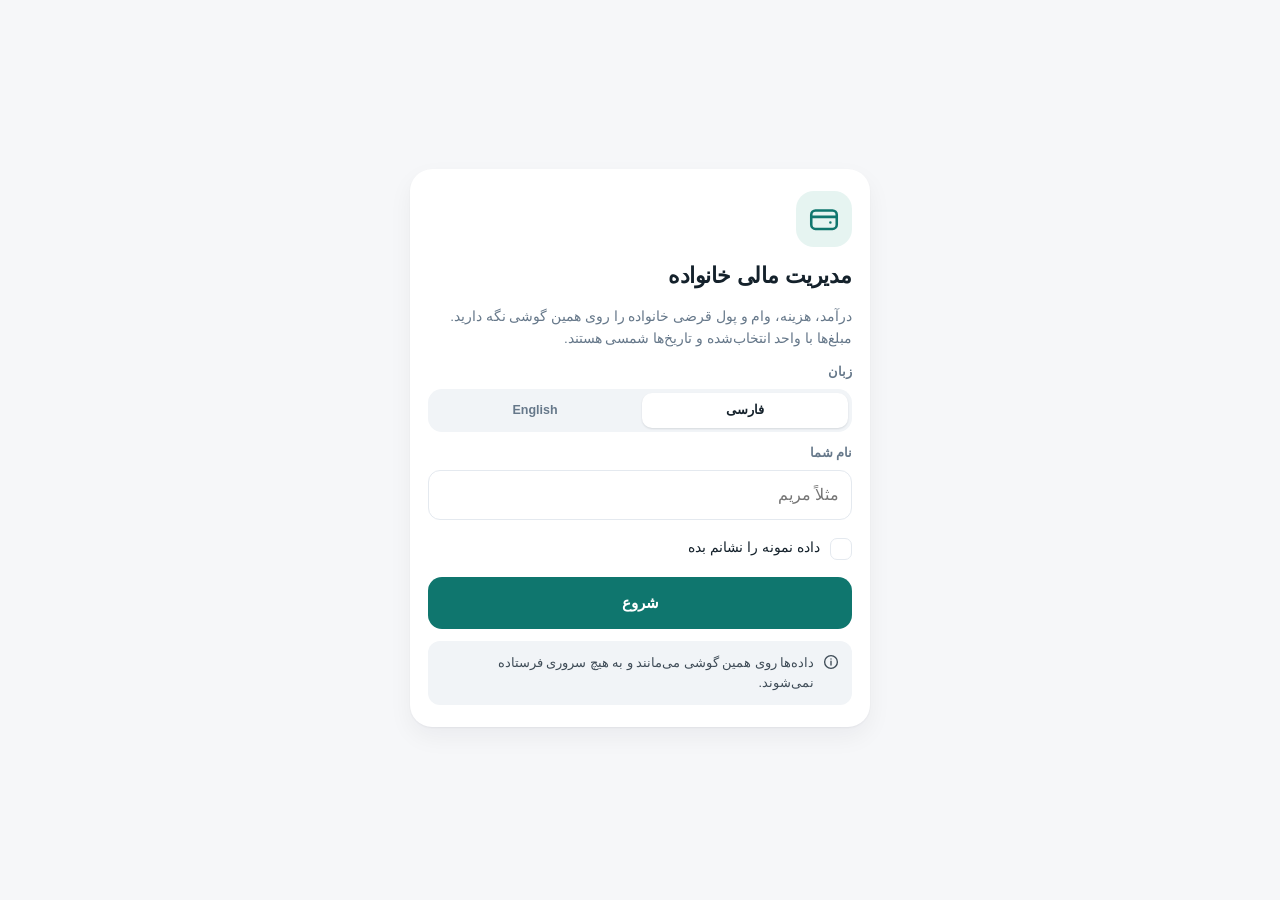
<file: index.html>
<!doctype html>
<html lang="fa" dir="rtl">
  <head>
    <meta charset="utf-8" />
    <meta name="viewport" content="width=device-width, initial-scale=1, viewport-fit=cover" />
    <title>مدیریت مالی خانواده</title>
    <meta name="description" content="ثبت درآمد، هزینه، دارایی و وام خانواده با واحد پول انتخابی، تقویم شمسی و ذخیره آفلاین روی همین گوشی." />
    <meta name="color-scheme" content="light" />
    <meta name="theme-color" content="#0f766e" />
    <meta name="format-detection" content="telephone=no" />

    <link rel="manifest" href="manifest.webmanifest" />

    <meta name="apple-mobile-web-app-capable" content="yes" />
    <meta name="mobile-web-app-capable" content="yes" />
    <meta name="apple-mobile-web-app-status-bar-style" content="default" />
    <meta name="apple-mobile-web-app-title" content="مالی خانواده" />
    <link rel="apple-touch-icon" href="icons/icon.svg" />
    <link rel="icon" href="icons/icon.svg" type="image/svg+xml" />
    <link rel="stylesheet" href="styles.css" />
  </head>
  <body>
    <header class="topbar">
      <span class="topbar__brand" id="brand">مدیریت مالی خانواده</span>
      <span class="topbar__today" id="today-chip"></span>
      <span class="topbar__pill" id="net-pill" hidden>آفلاین</span>
    </header>

    <main id="view" class="app-main" role="main"></main>

    <nav class="tabbar" id="tabbar" aria-label="بخش‌ها"></nav>

    <div id="sheet-root"></div>
    <div id="toast-root" aria-live="polite" aria-atomic="true"></div>
    <div id="onboarding-root" hidden></div>

    <noscript>
      <div class="card" style="margin:16px">
        برای استفاده از این برنامه باید جاوااسکریپت در Safari روشن باشد.
      </div>
    </noscript>

    <div
      id="boot-error"
      hidden
      style="position:fixed;inset:0;z-index:90;overflow:auto;background:#f6f7f9;padding:18px;font-family:-apple-system,'SF Pro Text',Tahoma,sans-serif;color:#14212b;line-height:1.7"
    >
      <div style="max-width:520px;margin:0 auto;background:#fff;border-radius:16px;padding:18px">
        <h2 style="font-size:18px;margin:0 0 8px">برنامه بارگذاری نشد</h2>
        <p style="font-size:14px;color:#475569;margin:0 0 14px">
          فایل‌های برنامه به گوشی نرسیده‌اند یا نسخه‌ای نیمه‌کاره در حافظه مانده است.
          اتصال اینترنت را بررسی کنید و دوباره تلاش کنید.
        </p>
        <button
          type="button"
          onclick="location.reload()"
          style="width:100%;padding:14px;font-size:16px;font-weight:600;color:#fff;background:#0f766e;border:0;border-radius:14px"
        >
          تلاش دوباره
        </button>
        <a
          href="./reset.html"
          style="display:block;margin-top:12px;font-size:14px;color:#0f766e;text-align:center"
        >
          پاک کردن فایل‌های ذخیره‌شده برنامه
        </a>
        <p style="font-size:12px;color:#64748b;margin:14px 0 0">
          رکوردهای شما با این کار پاک نمی‌شوند.
        </p>
      </div>
    </div>

    <script>
      /* Runs on its own, without the app's modules: if they fail to load or
       * throw while starting, show a way out instead of a blank screen. */
      window.setTimeout(function () {
        if (window.__appBooted) return;
        var box = document.getElementById('boot-error');
        if (box) box.hidden = false;
      }, 8000);
    </script>

    <script type="module" src="js/app.js"></script>
  </body>
</html>
</file>
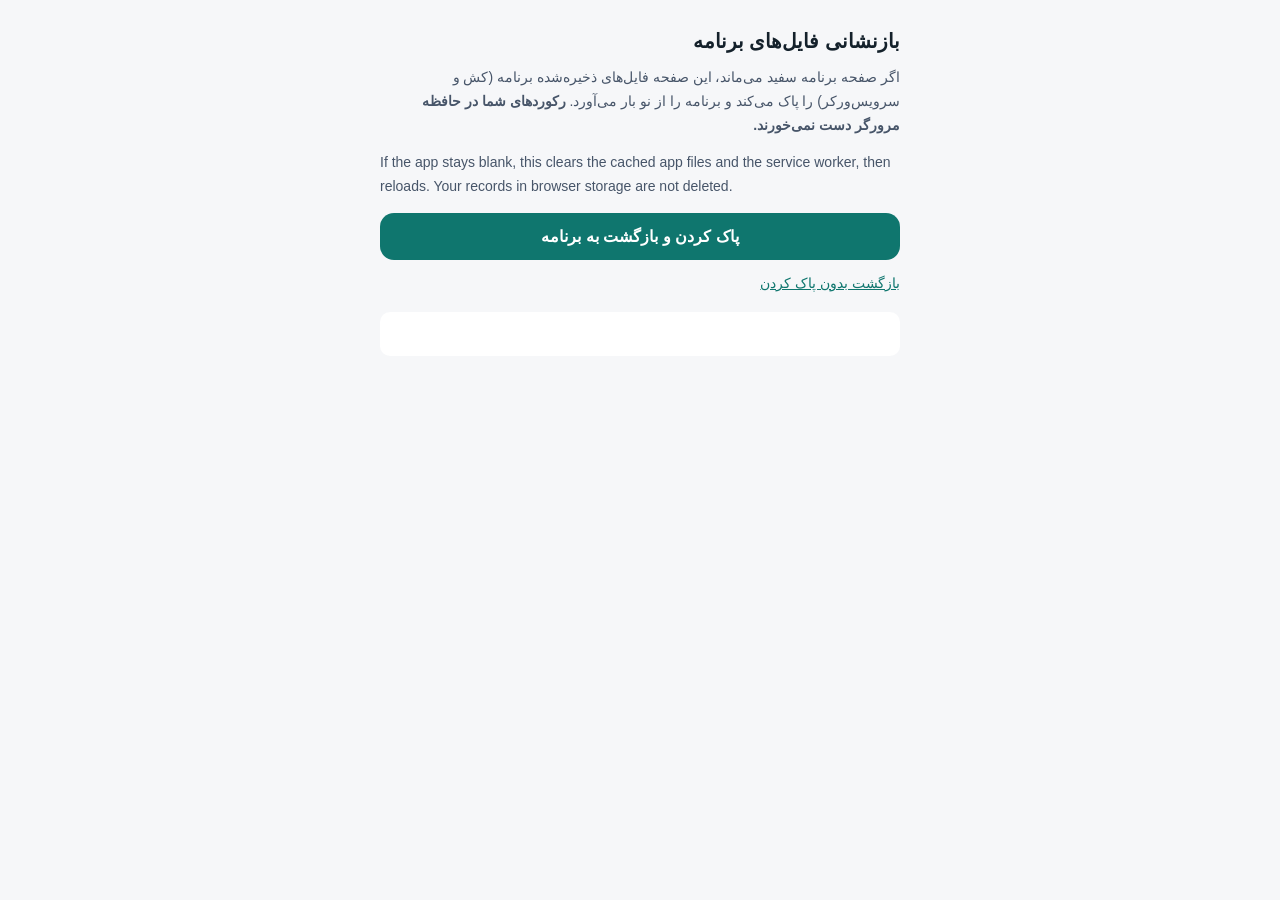
<file: reset.html>
<!doctype html>
<html lang="fa" dir="rtl">
  <head>
    <meta charset="utf-8" />
    <meta name="viewport" content="width=device-width, initial-scale=1, viewport-fit=cover" />
    <title>بازنشانی فایل‌های برنامه — Family Finance</title>
    <style>
      body {
        margin: 0;
        padding: 24px 18px;
        font-family: -apple-system, "SF Pro Text", Tahoma, sans-serif;
        background: #f6f7f9;
        color: #14212b;
        line-height: 1.7;
      }
      main { max-width: 520px; margin: 0 auto; }
      h1 { font-size: 20px; margin: 0 0 8px; }
      p { font-size: 14px; color: #475569; margin: 0 0 14px; }
      button {
        width: 100%;
        padding: 14px;
        font-size: 16px;
        font-weight: 600;
        color: #fff;
        background: #0f766e;
        border: 0;
        border-radius: 14px;
      }
      a { display: block; margin-top: 12px; font-size: 14px; color: #0f766e; }
      pre {
        margin-top: 16px;
        padding: 12px;
        background: #fff;
        border-radius: 10px;
        font-size: 12px;
        white-space: pre-wrap;
        direction: ltr;
        text-align: left;
        color: #475569;
        min-height: 20px;
      }
    </style>
  </head>
  <body>
    <main>
      <h1>بازنشانی فایل‌های برنامه</h1>
      <p>
        اگر صفحه برنامه سفید می‌ماند، این صفحه فایل‌های ذخیره‌شده برنامه (کش و سرویس‌ورکر) را پاک می‌کند
        و برنامه را از نو بار می‌آورد. <strong>رکوردهای شما در حافظه مرورگر دست نمی‌خورند.</strong>
      </p>
      <p dir="ltr" style="text-align: left">
        If the app stays blank, this clears the cached app files and the service worker, then reloads.
        Your records in browser storage are not deleted.
      </p>
      <button id="go" type="button">پاک کردن و بازگشت به برنامه</button>
      <a href="./">بازگشت بدون پاک کردن</a>
      <pre id="log"></pre>
    </main>
    <script>
      document.getElementById('go').addEventListener('click', async function () {
        var log = document.getElementById('log');
        try {
          var names = await caches.keys();
          await Promise.all(names.map(function (name) { return caches.delete(name); }));
          log.textContent += 'caches cleared: ' + names.length + '\n';
        } catch (err) {
          log.textContent += 'cache error: ' + err.message + '\n';
        }
        try {
          if ('serviceWorker' in navigator) {
            var regs = await navigator.serviceWorker.getRegistrations();
            await Promise.all(regs.map(function (reg) { return reg.unregister(); }));
            log.textContent += 'service workers removed: ' + regs.length + '\n';
          }
        } catch (err) {
          log.textContent += 'service worker error: ' + err.message + '\n';
        }
        log.textContent += 'reloading…';
        setTimeout(function () { window.location.href = './'; }, 900);
      });
    </script>
  </body>
</html>
</file>
<file: styles.css>
/* ============================================================
   Family Finance — calm, phone-first styling for iPhone Safari.
   Logical properties keep right-to-left (Persian) and left-to-right
   (English) layouts correct from one stylesheet.
   ============================================================ */

:root {
  --bg: #f6f7f9;
  --surface: #ffffff;
  --surface-2: #f1f4f7;
  --line: #e4e9ef;
  --text: #14212b;
  --text-soft: #3f4c57;
  --muted: #66788a;
  --brand: #0f766e;
  --brand-dark: #0b534e;
  --brand-soft: #e6f4f1;
  --income: #0f766e;
  --expense: #b42318;
  --loan: #4338ca;
  --expected: #b45309;
  --danger: #b42318;
  --radius: 16px;
  --radius-sm: 12px;
  --shadow: 0 1px 2px rgba(15, 23, 42, 0.05), 0 10px 24px rgba(15, 23, 42, 0.05);
  --tabbar-h: 56px;
  color-scheme: light;
}

* {
  box-sizing: border-box;
  -webkit-tap-highlight-color: transparent;
}

html {
  -webkit-text-size-adjust: 100%;
}

body {
  margin: 0;
  background: var(--bg);
  color: var(--text);
  font-family: -apple-system, BlinkMacSystemFont, "SF Pro Text", "Segoe UI", Tahoma, "Iranian Sans", sans-serif;
  font-size: 16px;
  line-height: 1.55;
  padding-bottom: calc(var(--tabbar-h) + env(safe-area-inset-bottom, 0px));
  overscroll-behavior-y: contain;
}

body.sheet-open {
  overflow: hidden;
}

h1, h2, h3, h4, p, ul, ol {
  margin: 0;
}

ul, ol {
  list-style: none;
  padding: 0;
}

button,
input,
select,
textarea {
  font: inherit;
  color: inherit;
}

button {
  cursor: pointer;
  touch-action: manipulation;
}

a {
  color: var(--brand);
  text-decoration: none;
}

.icon {
  flex: none;
  display: block;
}

/* ---------------- top bar ---------------- */

.topbar {
  position: sticky;
  top: 0;
  z-index: 30;
  display: flex;
  align-items: center;
  gap: 8px;
  padding: calc(env(safe-area-inset-top, 0px) + 10px) 16px 10px;
  background: rgba(246, 247, 249, 0.92);
  backdrop-filter: blur(14px);
  -webkit-backdrop-filter: blur(14px);
  border-bottom: 1px solid var(--line);
}

.topbar__brand {
  font-size: 15px;
  font-weight: 700;
  letter-spacing: -0.01em;
}

.topbar__today {
  margin-inline-start: auto;
  font-size: 12px;
  color: var(--muted);
}

.topbar__pill {
  padding: 3px 9px;
  border-radius: 999px;
  background: #fde8e6;
  color: var(--danger);
  font-size: 11px;
  font-weight: 700;
}

/* ---------------- layout ---------------- */

.app-main {
  min-height: 40vh;
}

.view {
  display: flex;
  flex-direction: column;
  gap: 12px;
  padding: 12px 14px 24px;
}

.view-head {
  display: flex;
  flex-direction: column;
  gap: 10px;
}

.view-head .page-title {
  font-size: 21px;
  font-weight: 700;
  letter-spacing: -0.02em;
}

.view-head > .btn,
.view-head > .row {
  align-self: stretch;
}

.row {
  display: flex;
  align-items: center;
}

.row--gap {
  gap: 8px;
}

.row--wrap {
  flex-wrap: wrap;
}

.col {
  display: flex;
  flex-direction: column;
}

.col--gap {
  gap: 8px;
}

.gap {
  gap: 8px;
}

/* ---------------- cards ---------------- */

.card {
  background: var(--surface);
  border-radius: var(--radius);
  padding: 14px;
  box-shadow: var(--shadow);
  display: flex;
  flex-direction: column;
  gap: 10px;
}

.card--soft {
  background: var(--surface-2);
  box-shadow: none;
}

.card--flush {
  padding: 4px 0;
  gap: 0;
}

.card--danger {
  border: 1px solid #f6d5d2;
}

.card__sub {
  font-size: 13px;
  color: var(--muted);
}

.section-title {
  display: flex;
  align-items: center;
  justify-content: space-between;
  gap: 8px;
}

.section-title h2 {
  font-size: 15px;
  font-weight: 700;
}

.subhead {
  font-size: 14px;
  font-weight: 700;
  padding-top: 4px;
}

.link-btn {
  background: none;
  border: 0;
  color: var(--brand);
  font-size: 13px;
  font-weight: 600;
  padding: 4px;
}

/* ---------------- hero ---------------- */

.hero {
  display: flex;
  flex-direction: column;
  gap: 4px;
  padding: 18px;
  border-radius: 22px;
  color: #f2fffc;
  background: linear-gradient(140deg, #128577 0%, #0b534e 100%);
  box-shadow: 0 12px 26px rgba(11, 83, 78, 0.22);
}

.hero__label {
  font-size: 13px;
  opacity: 0.86;
}

.hero__value {
  font-size: 30px;
  font-weight: 800;
  letter-spacing: -0.02em;
  line-height: 1.25;
}

.hero__value.is-negative {
  color: #ffd9d3;
}

.hero__formula,
.hero__forecast {
  font-size: 12px;
  opacity: 0.82;
}

.hero__forecast {
  margin-top: 6px;
  padding-top: 8px;
  border-top: 1px solid rgba(255, 255, 255, 0.18);
}

/* ---------------- quick actions ---------------- */

.quick-row {
  display: grid;
  grid-template-columns: repeat(3, 1fr);
  gap: 8px;
}

.quick-btn {
  display: flex;
  align-items: center;
  justify-content: center;
  gap: 6px;
  padding: 12px 6px;
  border-radius: 14px;
  border: 1px solid var(--line);
  background: var(--surface);
  font-size: 14px;
  font-weight: 600;
  color: var(--text-soft);
}

.quick-btn--expense {
  background: #fdf1f0;
  border-color: #f7d7d4;
  color: var(--expense);
}

.quick-btn--income {
  background: var(--brand-soft);
  border-color: #cdeadf;
  color: var(--brand-dark);
}

/* ---------------- stats ---------------- */

.stat-grid {
  display: grid;
  grid-template-columns: repeat(2, 1fr);
  gap: 10px;
}

.stat-grid--two {
  grid-template-columns: repeat(2, 1fr);
}

.stat {
  display: flex;
  flex-direction: column;
  gap: 2px;
  padding: 12px;
  border-radius: var(--radius-sm);
  background: var(--surface);
  box-shadow: var(--shadow);
  border-inline-start: 3px solid var(--line);
}

.stat__label {
  font-size: 12px;
  color: var(--muted);
}

.stat__value {
  font-size: 17px;
  font-weight: 700;
  letter-spacing: -0.01em;
}

.stat__hint {
  font-size: 11px;
  color: var(--muted);
}

.stat--income { border-inline-start-color: var(--income); }
.stat--income .stat__value { color: var(--income); }
.stat--expense { border-inline-start-color: var(--expense); }
.stat--expense .stat__value { color: var(--expense); }
.stat--loan { border-inline-start-color: var(--loan); }
.stat--loan .stat__value { color: var(--loan); }
.stat--expected { border-inline-start-color: var(--expected); }
.stat--expected .stat__value { color: var(--expected); }

/* ---------------- banners & notes ---------------- */

.banner {
  display: flex;
  align-items: center;
  gap: 10px;
  padding: 12px;
  border-radius: var(--radius-sm);
  background: var(--surface);
  box-shadow: var(--shadow);
}

.banner--demo {
  background: #eef6ff;
  border: 1px solid #d6e8ff;
  color: #1d4ed8;
}

.banner--reminder {
  background: #fff8ea;
  border: 1px solid #fbe6bd;
  color: #92400e;
}

.banner__text {
  display: flex;
  flex-direction: column;
  gap: 2px;
  font-size: 12px;
  min-width: 0;
}

.banner__text strong {
  font-size: 13px;
}

.banner__actions {
  display: flex;
  flex-direction: column;
  gap: 6px;
}

.note {
  display: flex;
  gap: 8px;
  padding: 12px;
  border-radius: var(--radius-sm);
  background: var(--surface-2);
  font-size: 12.5px;
  color: var(--text-soft);
  line-height: 1.6;
}

.note--warn {
  background: #fff8ea;
  color: #7c3f0a;
}

.note--lock {
  background: #eef2ff;
  color: #3730a3;
}

.note__text {
  min-width: 0;
}

/* ---------------- chips & segmented ---------------- */

.chip-row {
  display: flex;
  gap: 8px;
}

.chip-row--scroll {
  overflow-x: auto;
  padding-bottom: 2px;
  scrollbar-width: none;
}

.chip-row--scroll::-webkit-scrollbar {
  display: none;
}

.chip {
  flex: none;
  padding: 7px 13px;
  border-radius: 999px;
  border: 1px solid var(--line);
  background: var(--surface);
  font-size: 13px;
  color: var(--text-soft);
  white-space: nowrap;
}

.chip.is-active {
  background: var(--brand);
  border-color: var(--brand);
  color: #fff;
  font-weight: 600;
}

.segmented {
  display: flex;
  gap: 4px;
  padding: 4px;
  background: var(--surface-2);
  border-radius: 14px;
}

.segmented__item {
  flex: 1;
  padding: 8px 4px;
  border: 0;
  border-radius: 10px;
  background: transparent;
  font-size: 12.5px;
  font-weight: 600;
  color: var(--muted);
  white-space: nowrap;
  overflow: hidden;
  text-overflow: ellipsis;
}

.segmented__item.is-active {
  background: var(--surface);
  color: var(--text);
  box-shadow: 0 1px 2px rgba(15, 23, 42, 0.12);
}

/* ---------------- month navigation ---------------- */

.month-nav {
  display: flex;
  align-items: center;
  justify-content: space-between;
  gap: 6px;
  padding: 4px 6px;
  background: var(--surface);
  border-radius: 999px;
  box-shadow: var(--shadow);
}

.month-nav__label {
  flex: 1;
  background: none;
  border: 0;
  font-size: 15px;
  font-weight: 700;
}

/* ---------------- buttons ---------------- */

.btn {
  display: inline-flex;
  align-items: center;
  justify-content: center;
  gap: 6px;
  padding: 13px 16px;
  border-radius: 14px;
  border: 1px solid transparent;
  background: var(--surface);
  font-size: 15px;
  font-weight: 600;
  color: var(--text);
}

.btn--primary {
  background: var(--brand);
  color: #fff;
}

.btn--primary:active {
  background: var(--brand-dark);
}

.btn--ghost {
  background: var(--surface-2);
  color: var(--text-soft);
  border-color: var(--line);
}

.btn--danger {
  background: var(--danger);
  color: #fff;
}

.btn--small {
  padding: 9px 13px;
  font-size: 13px;
  border-radius: 12px;
}

.btn--icon {
  padding: 13px;
}

.btn--grow {
  flex: 1;
  width: 100%;
}

.icon-btn {
  display: inline-flex;
  align-items: center;
  justify-content: center;
  width: 38px;
  height: 38px;
  border-radius: 50%;
  border: 0;
  background: transparent;
  color: var(--text-soft);
}

.icon-btn--bordered {
  border: 1px solid var(--line);
  background: var(--surface);
  border-radius: 12px;
  width: 46px;
  height: 46px;
  color: var(--brand);
}

.fab {
  position: fixed;
  inset-inline-end: 16px;
  bottom: calc(var(--tabbar-h) + env(safe-area-inset-bottom, 0px) + 14px);
  width: 56px;
  height: 56px;
  border-radius: 50%;
  border: 0;
  background: var(--brand);
  color: #fff;
  display: inline-flex;
  align-items: center;
  justify-content: center;
  box-shadow: 0 10px 22px rgba(11, 83, 78, 0.35);
  z-index: 25;
}

/* ---------------- forms ---------------- */

.field {
  display: flex;
  flex-direction: column;
  gap: 6px;
  min-width: 0;
}

.field__label {
  font-size: 12.5px;
  font-weight: 600;
  color: var(--muted);
}

.field__req {
  color: var(--danger);
  margin-inline-start: 3px;
}

.field__hint {
  font-size: 11.5px;
  color: var(--muted);
  line-height: 1.5;
}

.input {
  width: 100%;
  padding: 12px;
  border-radius: 12px;
  border: 1px solid var(--line);
  background: #fff;
  font-size: 16px;
  color: var(--text);
  appearance: none;
}

.input:focus {
  outline: 2px solid rgba(15, 118, 110, 0.28);
  border-color: var(--brand);
}

.input--area {
  min-height: 62px;
  resize: vertical;
  line-height: 1.6;
}

.input--select {
  padding-inline-end: 34px;
}

.select-wrap {
  position: relative;
  display: flex;
  align-items: center;
  flex: 1;
  min-width: 0;
}

.select-wrap__icon {
  position: absolute;
  inset-inline-end: 10px;
  color: var(--muted);
  pointer-events: none;
}

.input--search {
  background: var(--surface);
}

.input-row {
  display: flex;
  gap: 8px;
  align-items: stretch;
}

.amount-wrap {
  position: relative;
  display: flex;
  align-items: center;
  flex: 1;
}

.input--amount {
  padding-inline-end: 62px;
  font-variant-numeric: tabular-nums;
  font-weight: 600;
}

.amount-wrap__unit {
  position: absolute;
  inset-inline-end: 12px;
  font-size: 12px;
  color: var(--muted);
  pointer-events: none;
}

.amount-preview {
  font-size: 12px;
  color: var(--brand-dark);
  font-weight: 600;
  min-height: 1px;
}

.form-hero {
  display: flex;
  flex-direction: column;
  gap: 6px;
  padding: 14px;
  border-radius: var(--radius);
  background: var(--brand-soft);
}

.form-hero__label {
  font-size: 12.5px;
  color: var(--brand-dark);
  font-weight: 600;
}

.input--hero {
  border: 0;
  background: #fff;
  font-size: 24px;
  font-weight: 700;
  padding: 12px;
  text-align: center;
  font-variant-numeric: tabular-nums;
}

.form-hero__hint {
  font-size: 11.5px;
  color: var(--brand-dark);
}

.form-grid {
  display: grid;
  grid-template-columns: 1fr;
  gap: 10px;
}

@media (min-width: 420px) {
  .form-grid {
    grid-template-columns: 1fr 1fr;
  }
}

.form-details {
  border: 1px solid var(--line);
  border-radius: var(--radius-sm);
  padding: 10px 12px;
  background: var(--surface);
}

.form-details summary {
  display: flex;
  align-items: center;
  gap: 8px;
  font-size: 13.5px;
  font-weight: 600;
  color: var(--text-soft);
  list-style: none;
}

.form-details summary::-webkit-details-marker {
  display: none;
}

.form-details__body {
  display: flex;
  flex-direction: column;
  gap: 10px;
  padding-top: 10px;
}

.form-error {
  color: var(--danger);
  font-size: 13px;
  min-height: 18px;
}

.form-error:empty {
  min-height: 0;
}

/* ---------------- date picker ---------------- */

.date-picker {
  display: flex;
  gap: 6px;
  align-items: center;
}

.date-picker__custom {
  display: flex;
  gap: 6px;
  flex: 1;
  min-width: 0;
}

.date-picker .input--select {
  padding: 10px 8px;
  padding-inline-end: 8px;
  font-size: 15px;
  min-width: 0;
  background-position: center;
}

.dp-day { flex: 0 0 64px; }
.dp-month { flex: 1 1 auto; }
.dp-year { flex: 0 0 82px; }

.date-picker__today {
  flex: none;
  border: 1px solid var(--line);
  background: var(--surface-2);
  border-radius: 10px;
  padding: 10px 10px;
  font-size: 12px;
  color: var(--text-soft);
}

/* ---------------- checkbox & switch ---------------- */

.checkbox-row {
  position: relative;
  display: flex;
  gap: 10px;
  align-items: flex-start;
  padding: 7px 0;
  cursor: pointer;
}

.checkbox-row input {
  position: absolute;
  opacity: 0;
  width: 1px;
  height: 1px;
}

.checkbox-row__box {
  width: 22px;
  height: 22px;
  flex: none;
  border-radius: 7px;
  border: 1.5px solid var(--line);
  background: #fff;
  display: inline-flex;
  align-items: center;
  justify-content: center;
  color: transparent;
  margin-top: 1px;
}

.checkbox-row input:checked + .checkbox-row__box {
  background: var(--brand);
  border-color: var(--brand);
  color: #fff;
}

.checkbox-row__text {
  font-size: 14px;
  display: flex;
  flex-direction: column;
  gap: 2px;
}

.checkbox-row__hint {
  font-size: 11.5px;
  color: var(--muted);
}

.checkbox-list {
  display: flex;
  flex-direction: column;
}

.switch-row {
  position: relative;
  display: flex;
  align-items: center;
  gap: 12px;
}

.switch-row input {
  position: absolute;
  opacity: 0;
  width: 1px;
  height: 1px;
}

.switch-row__text {
  display: flex;
  flex-direction: column;
  gap: 2px;
  flex: 1;
}

.switch-row__title {
  font-size: 15px;
  font-weight: 600;
}

.switch-row__sub {
  font-size: 12px;
  color: var(--muted);
}

.switch {
  flex: none;
  width: 50px;
  height: 30px;
  border-radius: 999px;
  background: #cbd5e1;
  position: relative;
  transition: background 0.2s ease;
}

.switch::after {
  content: "";
  position: absolute;
  top: 3px;
  left: 3px;
  width: 24px;
  height: 24px;
  border-radius: 50%;
  background: #fff;
  transition: transform 0.2s ease;
  box-shadow: 0 1px 3px rgba(15, 23, 42, 0.25);
}

.switch-row input:checked ~ .switch {
  background: var(--brand);
}

.switch-row input:checked ~ .switch::after {
  transform: translateX(20px);
}

[dir="rtl"] .switch::after {
  left: auto;
  right: 3px;
}

[dir="rtl"] .switch-row input:checked ~ .switch::after {
  transform: translateX(-20px);
}

/* ---------------- lists ---------------- */

.plain-list {
  display: flex;
  flex-direction: column;
}

.plain-list__item {
  display: flex;
  align-items: center;
  gap: 10px;
  padding: 11px 0;
  border-bottom: 1px solid var(--line);
}

.plain-list__item:last-child {
  border-bottom: 0;
}

.plain-list__item--stacked {
  flex-direction: column;
  align-items: stretch;
  gap: 6px;
}

.plain-list__button {
  display: flex;
  align-items: center;
  gap: 10px;
  width: 100%;
  background: none;
  border: 0;
  padding: 0;
  text-align: start;
}

.plain-list__main {
  display: flex;
  flex-direction: column;
  gap: 2px;
  flex: 1;
  min-width: 0;
}

.plain-list__title {
  font-size: 14.5px;
  font-weight: 600;
  display: flex;
  align-items: center;
  gap: 6px;
  flex-wrap: wrap;
}

.plain-list__meta {
  font-size: 12px;
  color: var(--muted);
  overflow-wrap: anywhere;
}

.plain-list__side {
  display: flex;
  flex-direction: column;
  align-items: flex-end;
  gap: 4px;
  flex: none;
}

.plain-list__amount {
  font-size: 14.5px;
  font-weight: 700;
  font-variant-numeric: tabular-nums;
  white-space: nowrap;
}

.plain-list__hint {
  font-size: 11px;
  color: var(--muted);
}

/* transactions */

.tx-list {
  display: flex;
  flex-direction: column;
}

.tx-row {
  display: flex;
  align-items: center;
  gap: 10px;
  width: 100%;
  padding: 11px 4px;
  border: 0;
  border-bottom: 1px solid var(--line);
  background: none;
  text-align: start;
}

.tx-row:last-child {
  border-bottom: 0;
}

.tx-row__mark {
  width: 30px;
  height: 30px;
  border-radius: 10px;
  display: inline-flex;
  align-items: center;
  justify-content: center;
  flex: none;
}

.tx-row__mark--income {
  background: var(--brand-soft);
  color: var(--income);
}

.tx-row__mark--expense {
  background: #fdeceb;
  color: var(--expense);
}

.tx-row__main {
  display: flex;
  flex-direction: column;
  gap: 1px;
  flex: 1;
  min-width: 0;
}

.tx-row__title {
  font-size: 14px;
  font-weight: 600;
  overflow: hidden;
  text-overflow: ellipsis;
  white-space: nowrap;
}

.tx-row__meta {
  font-size: 11.5px;
  color: var(--muted);
  overflow: hidden;
  text-overflow: ellipsis;
  white-space: nowrap;
}

.tx-row__amount {
  font-size: 14px;
  font-weight: 700;
  font-variant-numeric: tabular-nums;
  white-space: nowrap;
}

.value--income { color: var(--income); }
.value--expense { color: var(--expense); }

.day-group {
  display: flex;
  flex-direction: column;
  gap: 2px;
}

.day-group__head {
  display: flex;
  align-items: center;
  justify-content: space-between;
  padding: 6px 2px 2px;
  font-size: 12px;
  color: var(--muted);
}

.day-group__date {
  font-weight: 600;
}

.day-group__sums {
  display: flex;
  gap: 8px;
  font-variant-numeric: tabular-nums;
}

/* totals strip */

.totals-strip {
  display: grid;
  grid-template-columns: repeat(3, 1fr);
  gap: 8px;
  padding: 12px;
  background: var(--surface);
  border-radius: var(--radius);
  box-shadow: var(--shadow);
}

.totals-strip__item {
  display: flex;
  flex-direction: column;
  gap: 2px;
  font-size: 11.5px;
  color: var(--muted);
}

.totals-strip__item strong {
  font-size: 13.5px;
  color: var(--text);
  font-variant-numeric: tabular-nums;
}

/* filters */

.filters {
  display: flex;
  flex-direction: column;
  gap: 8px;
}

.filters__row {
  display: flex;
  align-items: center;
  gap: 8px;
}

.filters__row--two > * {
  flex: 1;
  min-width: 0;
}

/* upcoming */

.upcoming-list {
  display: flex;
  flex-direction: column;
}

.upcoming {
  display: flex;
  align-items: center;
  justify-content: space-between;
  gap: 10px;
  padding: 10px 0;
  border-bottom: 1px solid var(--line);
}

.upcoming:last-child {
  border-bottom: 0;
}

.upcoming__main {
  display: flex;
  flex-direction: column;
  gap: 2px;
  min-width: 0;
}

.upcoming__title {
  font-size: 14px;
  font-weight: 600;
}

.upcoming__meta {
  font-size: 11.5px;
  color: var(--muted);
}

.upcoming__side {
  display: flex;
  flex-direction: column;
  align-items: flex-end;
  gap: 5px;
}

.upcoming__amount {
  font-size: 13.5px;
  font-weight: 700;
  font-variant-numeric: tabular-nums;
}

/* people */

.person-list {
  display: flex;
  flex-direction: column;
  gap: 4px;
}

.person-line {
  display: flex;
  align-items: center;
  justify-content: space-between;
  font-size: 13px;
  padding: 4px 0;
}

.person-line__values {
  display: flex;
  gap: 10px;
  font-variant-numeric: tabular-nums;
  font-size: 12.5px;
}

/* tables */

.table-scroll {
  overflow-x: auto;
}

.mini-table {
  width: 100%;
  border-collapse: collapse;
  font-size: 12.5px;
  font-variant-numeric: tabular-nums;
}

.mini-table th,
.mini-table td {
  padding: 7px 8px;
  text-align: start;
  border-bottom: 1px solid var(--line);
  white-space: nowrap;
}

.mini-table thead th {
  color: var(--muted);
  font-weight: 600;
  font-size: 11.5px;
}

.mini-table tr:last-child td,
.mini-table tr:last-child th {
  border-bottom: 0;
}

.mini-table--rows th {
  font-weight: 500;
  color: var(--text-soft);
  white-space: normal;
}

.mini-table--rows .src {
  color: var(--muted);
  font-size: 11px;
}

.mini-table .is-total th,
.mini-table .is-total td {
  font-weight: 700;
  border-top: 1px solid var(--line);
}

/* ---------------- charts ---------------- */

.bar-list {
  display: flex;
  flex-direction: column;
  gap: 10px;
}

.bar-list__item {
  display: flex;
  flex-direction: column;
  gap: 4px;
}

.bar-list__row {
  display: flex;
  align-items: baseline;
  justify-content: space-between;
  gap: 8px;
  font-size: 13px;
}

.bar-list__label {
  color: var(--text-soft);
  overflow: hidden;
  text-overflow: ellipsis;
  white-space: nowrap;
}

.bar-list__value {
  font-weight: 700;
  font-variant-numeric: tabular-nums;
  white-space: nowrap;
  font-size: 12.5px;
}

.bar-list__track {
  height: 8px;
  border-radius: 999px;
  background: var(--surface-2);
  overflow: hidden;
}

.bar-list__fill {
  display: block;
  height: 100%;
  border-radius: 999px;
}

.bar-list__fill--expense {
  background: linear-gradient(90deg, #f97362, #b42318);
}

.bar-list__fill--income {
  background: linear-gradient(90deg, #14b8a6, #0f766e);
}

.bar-list__hint {
  font-size: 11px;
  color: var(--muted);
}

.col-chart {
  display: flex;
  align-items: flex-end;
  gap: 8px;
  height: calc(var(--chart-height, 132px) + 24px);
}

.col-chart__group {
  flex: 1;
  min-width: 28px;
  display: flex;
  flex-direction: column;
  height: 100%;
}

.col-chart__bars {
  flex: 1;
  display: flex;
  align-items: flex-end;
  gap: 3px;
}

.col-chart__bar {
  flex: 1;
  border-radius: 5px 5px 2px 2px;
  min-height: 2px;
}

.col-chart__bar--income {
  background: linear-gradient(180deg, #2dd4bf, #0f766e);
}

.col-chart__bar--expense {
  background: linear-gradient(180deg, #fb8a7f, #b42318);
}

.col-chart__label {
  text-align: center;
  font-size: 10px;
  color: var(--muted);
  padding-top: 5px;
  white-space: nowrap;
  overflow: hidden;
  text-overflow: ellipsis;
}

.chart-legend {
  display: flex;
  gap: 12px;
  font-size: 11.5px;
  color: var(--muted);
}

.chart-legend__item {
  display: inline-flex;
  align-items: center;
  gap: 5px;
}

.dot {
  width: 9px;
  height: 9px;
  border-radius: 50%;
  display: inline-block;
}

.dot--income { background: #0f766e; }
.dot--expense { background: #b42318; }

.progress {
  height: 6px;
  border-radius: 999px;
  background: var(--surface-2);
  overflow: hidden;
  width: 100%;
}

.progress__fill {
  display: block;
  height: 100%;
  border-radius: 999px;
  background: linear-gradient(90deg, #14b8a6, #0f766e);
}

/* ---------------- result boxes ---------------- */

.result-box {
  display: flex;
  flex-direction: column;
  gap: 8px;
  padding: 12px;
  border-radius: var(--radius-sm);
  background: var(--surface-2);
}

.summary-row {
  display: flex;
  align-items: baseline;
  justify-content: space-between;
  gap: 10px;
  font-size: 13.5px;
  padding: 5px 0;
  border-bottom: 1px solid var(--line);
}

.summary-row:last-child {
  border-bottom: 0;
}

.summary-row__label {
  color: var(--muted);
}

.summary-row__value {
  font-weight: 600;
  font-variant-numeric: tabular-nums;
  text-align: end;
}

.summary-row--strong .summary-row__value {
  font-size: 16px;
  font-weight: 800;
}

.summary-row--expense .summary-row__value {
  color: var(--expense);
}

.verdict {
  display: flex;
  flex-direction: column;
  gap: 2px;
  padding: 12px;
  border-radius: var(--radius-sm);
  background: #fff;
  border: 1px solid var(--line);
}

.verdict__label {
  font-size: 11.5px;
  color: var(--muted);
}

.verdict__value {
  font-size: 19px;
  font-weight: 800;
}

.verdict__meta {
  font-size: 12px;
  color: var(--muted);
}

.result-box--comfortable .verdict { border-color: #bfe8dd; background: #f0fdf9; }
.result-box--ok .verdict { border-color: #bfe8dd; background: #f0fdf9; }
.result-box--tight .verdict { border-color: #fbd7a5; background: #fff8ea; }
.result-box--risky .verdict { border-color: #f7c9c4; background: #fdf1f0; }
.result-box--negative .verdict { border-color: #f7c9c4; background: #fdf1f0; }

/* ---------------- tags & misc ---------------- */

.tag {
  display: inline-block;
  padding: 2px 8px;
  border-radius: 999px;
  font-size: 10.5px;
  font-weight: 700;
  background: var(--surface-2);
  color: var(--muted);
}

.tag--income { background: var(--brand-soft); color: var(--brand-dark); }
.tag--expense { background: #fdeceb; color: var(--expense); }
.tag--warn { background: #fff1d6; color: #92400e; }

.plain-list__meta.mono,
.mono {
  font-family: ui-monospace, SFMono-Regular, Menlo, monospace;
  letter-spacing: 0.02em;
  direction: ltr;
  text-align: end;
}

.empty {
  display: flex;
  flex-direction: column;
  align-items: center;
  gap: 8px;
  padding: 26px 16px;
  text-align: center;
}

.empty__icon {
  width: 54px;
  height: 54px;
  border-radius: 50%;
  background: var(--surface-2);
  color: var(--muted);
  display: inline-flex;
  align-items: center;
  justify-content: center;
}

.empty__title {
  font-size: 15px;
  font-weight: 700;
}

.empty__text {
  font-size: 13px;
  color: var(--muted);
  max-width: 34ch;
}

.empty__action {
  width: 100%;
  padding-top: 6px;
}

.day-list {
  display: flex;
  flex-direction: column;
}

.day-list__item {
  display: flex;
  align-items: center;
  justify-content: space-between;
  gap: 10px;
  padding: 8px 0;
  border-bottom: 1px solid var(--line);
}

.day-list__date {
  font-size: 14px;
  font-variant-numeric: tabular-nums;
}

.bullets {
  display: flex;
  flex-direction: column;
  gap: 7px;
  padding-inline-start: 18px;
  list-style: disc;
  font-size: 13px;
  color: var(--text-soft);
}

.version {
  text-align: center;
  font-size: 11.5px;
  color: var(--muted);
  padding: 6px 0 2px;
}

.preview {
  max-height: 46vh;
  overflow: auto;
  padding: 12px;
  border-radius: var(--radius-sm);
  background: var(--surface-2);
  font-family: ui-monospace, SFMono-Regular, Menlo, monospace;
  font-size: 11.5px;
  line-height: 1.75;
  white-space: pre-wrap;
  word-break: break-word;
  margin: 0;
}

.file-input {
  width: 100%;
  padding: 14px;
  border: 1.5px dashed #c7d2dd;
  border-radius: var(--radius-sm);
  background: var(--surface);
  font-size: 13px;
  color: var(--muted);
}

.nav-row {
  display: flex;
  align-items: center;
  gap: 12px;
  width: 100%;
  padding: 13px 14px;
  border: 0;
  border-bottom: 1px solid var(--line);
  background: none;
  text-align: start;
  color: var(--text);
}

.nav-row:last-child {
  border-bottom: 0;
}

.nav-row--static {
  padding: 12px 14px;
}

.nav-row__icon {
  width: 34px;
  height: 34px;
  border-radius: 11px;
  background: var(--surface-2);
  color: var(--brand);
  display: inline-flex;
  align-items: center;
  justify-content: center;
  flex: none;
}

.nav-row__text {
  display: flex;
  flex-direction: column;
  gap: 1px;
  flex: 1;
  min-width: 0;
}

.nav-row__title {
  font-size: 14.5px;
  font-weight: 600;
}

.nav-row__sub {
  font-size: 11.5px;
  color: var(--muted);
}

.nav-row__chevron {
  color: #b6c2ce;
}

.link-back {
  display: inline-flex;
  align-items: center;
  gap: 4px;
  font-size: 13px;
  color: var(--brand);
  font-weight: 600;
}

/* ---------------- tab bar ---------------- */

.tabbar {
  position: fixed;
  inset-inline: 0;
  bottom: 0;
  z-index: 40;
  display: flex;
  height: calc(var(--tabbar-h) + env(safe-area-inset-bottom, 0px));
  padding-bottom: env(safe-area-inset-bottom, 0px);
  background: rgba(255, 255, 255, 0.94);
  backdrop-filter: blur(16px);
  -webkit-backdrop-filter: blur(16px);
  border-top: 1px solid var(--line);
}

.tab {
  flex: 1;
  display: flex;
  flex-direction: column;
  align-items: center;
  justify-content: center;
  gap: 2px;
  font-size: 10.5px;
  color: var(--muted);
  text-decoration: none;
}

.tab.is-active {
  color: var(--brand);
  font-weight: 700;
}

/* ---------------- sheets ---------------- */

#sheet-root {
  position: fixed;
  inset: 0;
  z-index: 60;
  pointer-events: none;
}

.sheet-layer {
  position: fixed;
  inset: 0;
  pointer-events: auto;
  display: flex;
  align-items: flex-end;
}

.sheet-backdrop {
  position: absolute;
  inset: 0;
  background: rgba(15, 23, 42, 0.45);
  animation: fade 0.16s ease both;
}

.sheet {
  position: relative;
  width: 100%;
  max-height: 92vh;
  max-height: 92dvh;
  display: flex;
  flex-direction: column;
  background: var(--surface);
  border-radius: 22px 22px 0 0;
  padding-bottom: env(safe-area-inset-bottom, 0px);
  box-shadow: 0 -8px 30px rgba(15, 23, 42, 0.2);
  animation: slide-up 0.24s cubic-bezier(0.22, 0.61, 0.36, 1) both;
}

.sheet-handle {
  width: 38px;
  height: 4px;
  border-radius: 999px;
  background: #d8dee6;
  margin: 8px auto 0;
  flex: none;
}

.sheet-head {
  display: flex;
  align-items: flex-start;
  gap: 10px;
  padding: 8px 16px 10px;
  border-bottom: 1px solid var(--line);
  flex: none;
}

.sheet-head__text {
  flex: 1;
  min-width: 0;
}

.sheet-title {
  font-size: 16px;
  font-weight: 700;
}

.sheet-sub {
  font-size: 11.5px;
  color: var(--muted);
  padding-top: 2px;
}

.sheet-body {
  padding: 12px 16px 16px;
  overflow-y: auto;
  -webkit-overflow-scrolling: touch;
  display: flex;
  flex-direction: column;
  gap: 12px;
}

.sheet-footer {
  flex: none;
  padding: 10px 16px 12px;
  border-top: 1px solid var(--line);
  background: var(--surface);
}

.dialog-text {
  font-size: 14px;
  line-height: 1.7;
  color: var(--text-soft);
}

/* toasts */

#toast-root {
  position: fixed;
  inset-inline: 0;
  bottom: calc(var(--tabbar-h) + env(safe-area-inset-bottom, 0px) + 14px);
  z-index: 90;
  display: flex;
  flex-direction: column;
  align-items: center;
  gap: 6px;
  pointer-events: none;
}

.toast {
  opacity: 0;
  transform: translateY(10px);
  transition: opacity 0.22s ease, transform 0.22s ease;
  background: #14212b;
  color: #fff;
  padding: 10px 16px;
  border-radius: 999px;
  font-size: 13px;
  max-width: 88vw;
  text-align: center;
  box-shadow: 0 8px 20px rgba(15, 23, 42, 0.28);
}

.toast.is-visible {
  opacity: 1;
  transform: none;
}

.toast--warn {
  background: #7c2d12;
}

/* ---------------- onboarding ---------------- */

#onboarding-root {
  position: fixed;
  inset: 0;
  z-index: 100;
  overflow-y: auto;
  background: var(--bg);
}

.onboarding {
  min-height: 100%;
  display: flex;
  align-items: center;
  justify-content: center;
  padding: calc(env(safe-area-inset-top, 0px) + 20px) 18px calc(env(safe-area-inset-bottom, 0px) + 24px);
}

.onboarding__card {
  width: 100%;
  max-width: 460px;
  display: flex;
  flex-direction: column;
  gap: 12px;
  background: var(--surface);
  border-radius: 22px;
  padding: 22px 18px;
  box-shadow: var(--shadow);
}

.onboarding__logo {
  width: 56px;
  height: 56px;
  border-radius: 18px;
  background: var(--brand-soft);
  color: var(--brand);
  display: inline-flex;
  align-items: center;
  justify-content: center;
}

.onboarding__title {
  font-size: 22px;
  font-weight: 800;
  letter-spacing: -0.02em;
}

.onboarding__text {
  font-size: 13.5px;
  color: var(--muted);
  line-height: 1.7;
}

.onboarding__field {
  display: flex;
  flex-direction: column;
  gap: 6px;
}

#onboard-form {
  display: flex;
  flex-direction: column;
  gap: 10px;
}

/* ---------------- animations ---------------- */

@keyframes fade {
  from { opacity: 0; }
  to { opacity: 1; }
}

@keyframes slide-up {
  from { transform: translateY(18px); opacity: 0.6; }
  to { transform: none; opacity: 1; }
}

@media (prefers-reduced-motion: reduce) {
  * {
    animation-duration: 0.001ms !important;
    transition-duration: 0.001ms !important;
  }
}

/* Wider screens (iPad, desktop) keep the app in a readable column. */
@media (min-width: 720px) {
  .topbar,
  .tabbar,
  .app-main {
    max-width: 620px;
    margin-inline: auto;
  }

  .tabbar {
    inset-inline: 0;
    border-radius: 0;
  }

  .sheet {
    max-width: 620px;
    margin-inline: auto;
    border-radius: 22px 22px 0 0;
  }
}


/* ---------------- version 2: calculators, formats, family sharing ---------------- */

.bracket-list {
  display: flex;
  flex-direction: column;
  gap: 8px;
}

.bracket-row {
  display: grid;
  grid-template-columns: 24px 1fr 92px;
  gap: 8px;
  align-items: end;
}

.bracket-row__n {
  font-size: 12px;
  color: var(--muted);
  text-align: center;
  padding-bottom: 12px;
}

.bracket-row__cell {
  display: flex;
  flex-direction: column;
  gap: 4px;
  font-size: 11.5px;
  color: var(--muted);
  min-width: 0;
}

.format-guide {
  display: flex;
  flex-direction: column;
  gap: 10px;
  padding: 12px;
  border-radius: var(--radius-sm);
  background: var(--surface-2);
}

.format-guide__item {
  display: flex;
  flex-direction: column;
  gap: 3px;
  font-size: 12.5px;
  line-height: 1.6;
  color: var(--text-soft);
}

.format-guide__item strong {
  font-size: 13.5px;
  color: var(--text);
}
</file>
